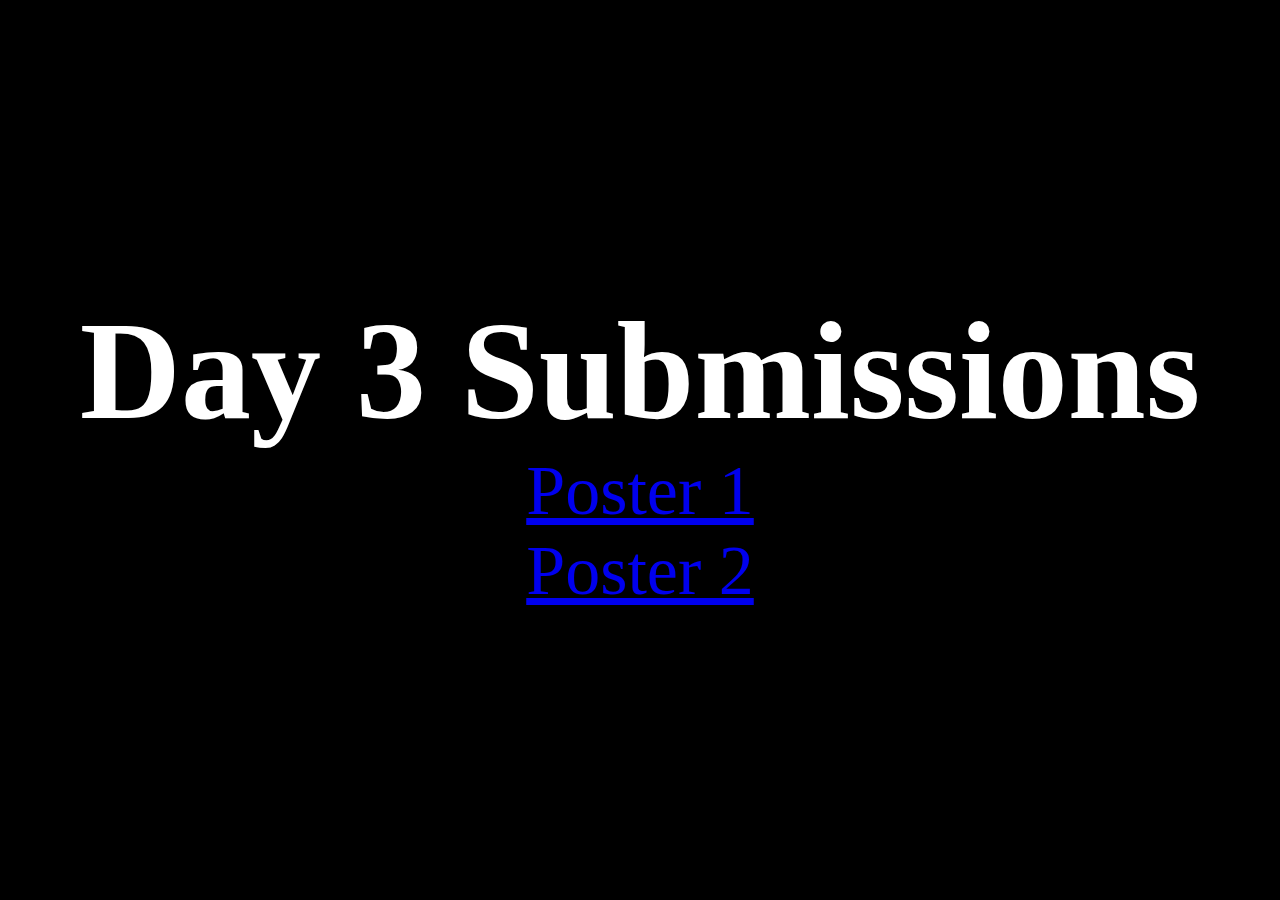
<file: index.html>
<!DOCTYPE html>
<html lang="en">
    <head>
            <title>Poster Index</title>
            <link rel="stylesheet" href="./styles_index.css">
    </head>
    <body>
        <div class="submission">
            <h1>Day 3 Submissions</h1>
            <a href="poster1.html">Poster 1</a>
            <a href="poster2.html">Poster 2</a>
        </div>
    </body>
</html>
</file>
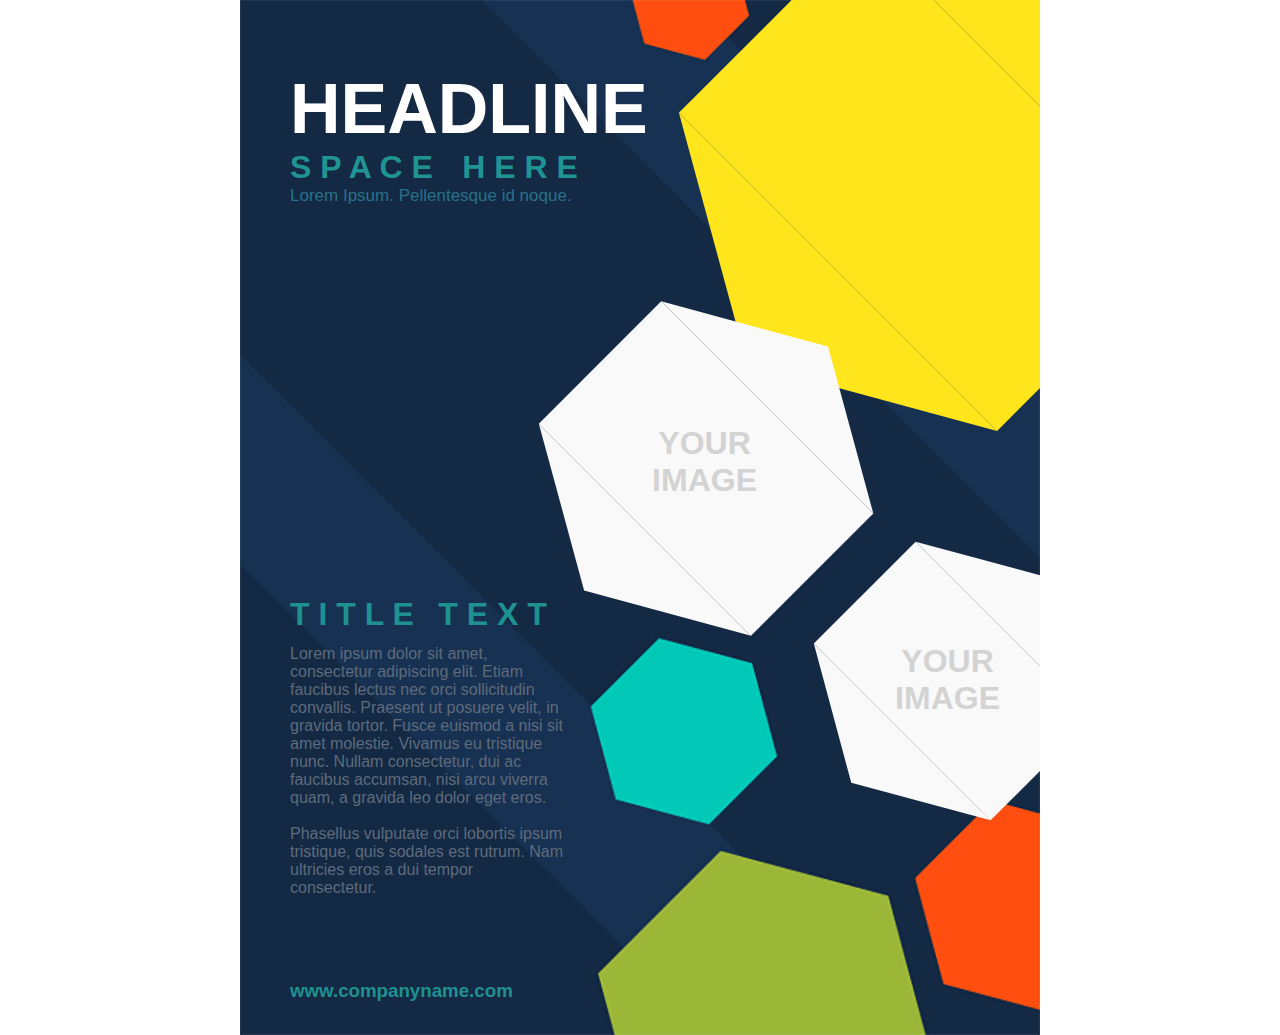
<file: poster1.html>
<!DOCTYPE html>
<html>
    <head>
        <title>Poster 1</title>
        <link rel="stylesheet" href="./styles_poster1.css"/>
    </head>
    <body>
        <div id="container">
            <div id="header">
                <h1>HEADLINE</h1>
                <h2>S P A C E</h2>
                <h2 class="here">H E R E</h2>
                <p>Lorem Ipsum. Pellentesque id noque.</p>
            </div>

            <div class="name1">
                <h1>YOUR <br/>IMAGE</h1>
            </div>
            <div class="name2">
                <h1>YOUR <br/>IMAGE</h1>
            </div>

            <div id="content">
                <h1>T I T L E</h1>
                <h1 class="text">T E X T</h1>
                <p>Lorem ipsum dolor sit amet, consectetur adipiscing elit. Etiam faucibus lectus nec orci sollicitudin convallis. Praesent ut posuere velit, in gravida tortor. Fusce euismod a nisi sit amet molestie. Vivamus eu tristique nunc. Nullam consectetur, dui ac faucibus accumsan, nisi arcu viverra quam, a gravida leo dolor eget eros.
                <br/><br/>
                Phasellus vulputate orci lobortis ipsum tristique, quis sodales est rutrum. Nam ultricies eros a dui tempor consectetur.</p>
            </div>

            <div id="url">
                <h3>www.companyname.com</h3>
            </div>

            <div class="hexagon1"></div>
            <div class="hexagon2"></div>
            <div class="hexagon3"></div>
            <div class="hexagon"></div>
        </div>
    </body>
</html>
</file>
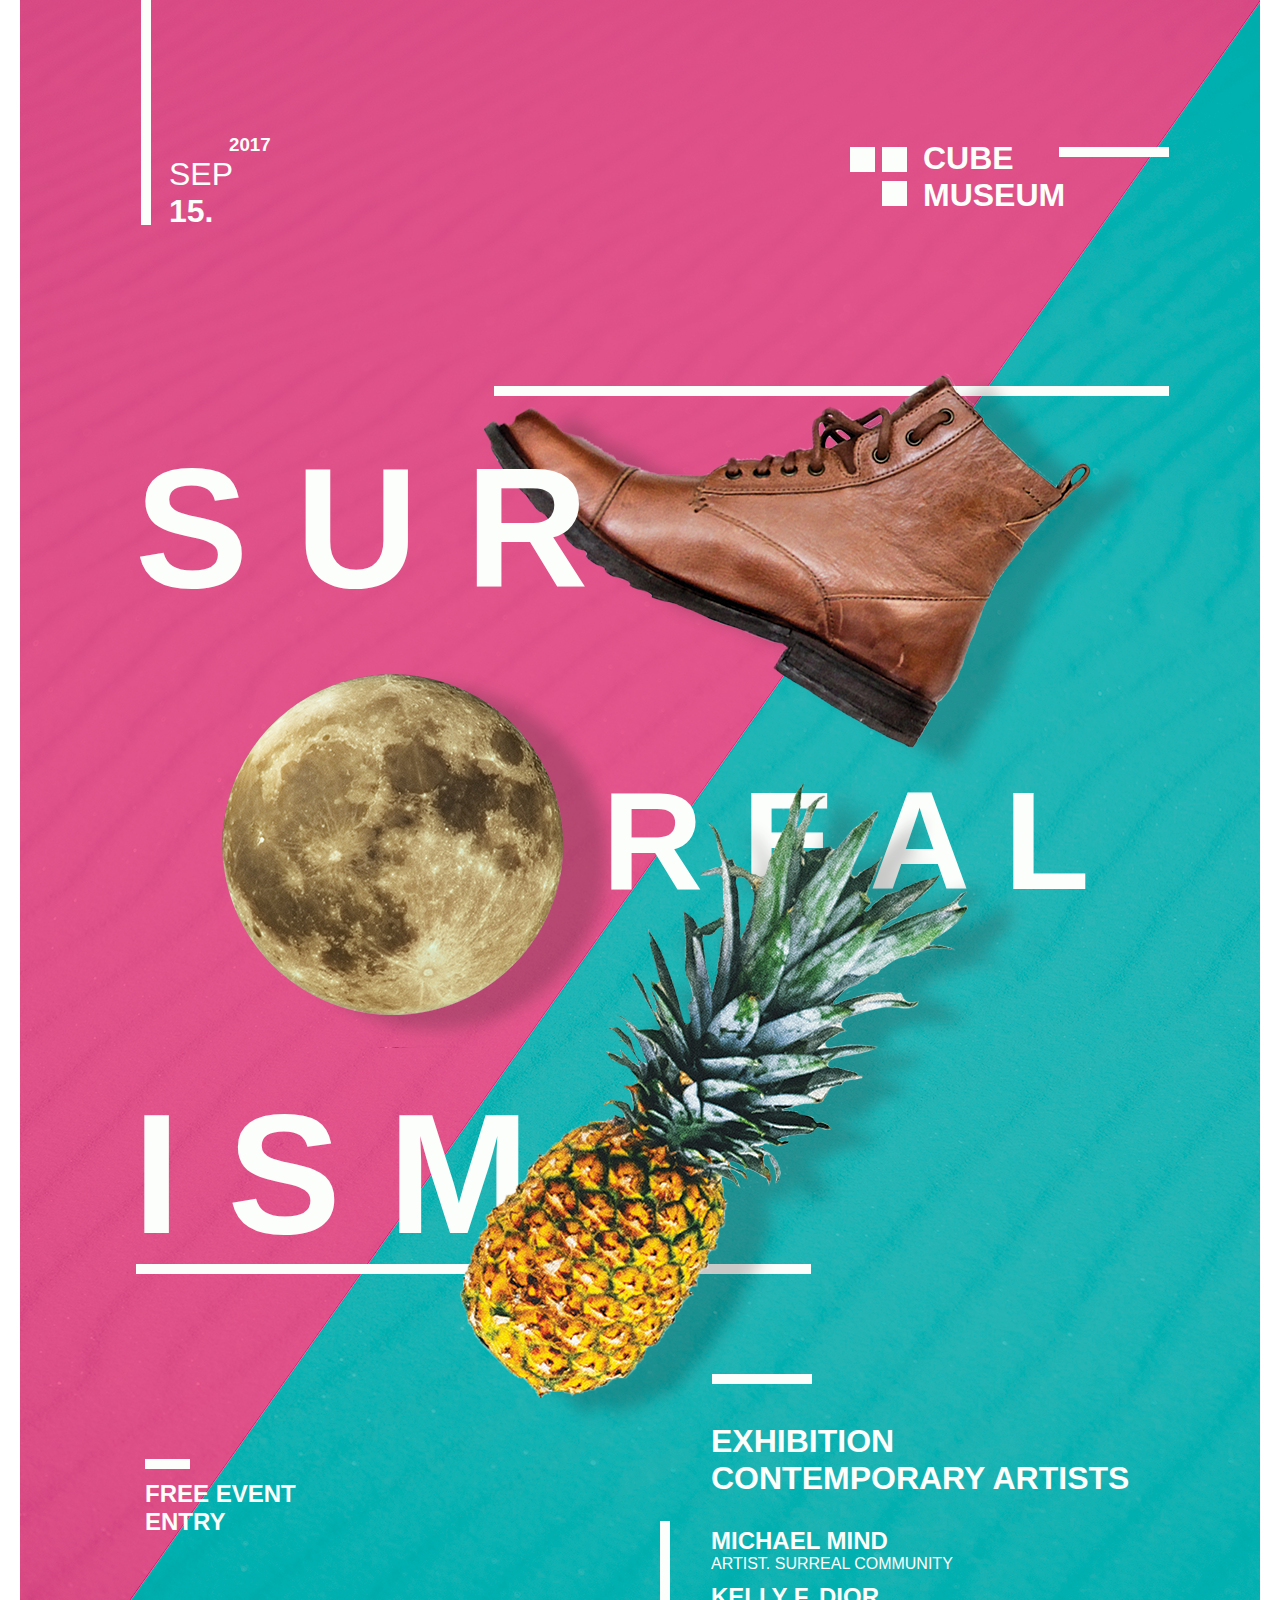
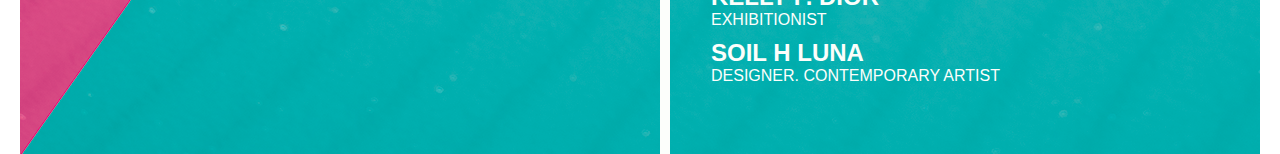
<file: poster2.html>
<!DOCTYPE html>
<html>
    <head>
        <title>Poster 2</title>
        <link rel="stylesheet" href="./styles_poster2.css"/>
    </head>
    <body>
        <div id="container">
            <div class="date">
                <div class="top-left-line"></div>
                <div class="full-date">
                    <h3 style="margin-left: 60px;">2017</h3>
                    <h1 style="font-weight: normal;">SEP</h1>
                    <h1>15.</h1>
                </div>
            </div>
            <div class="company">
                <div class="boxes">
                    <div class="box1"></div>
                    <div class="box2"></div>
                    <div class="box3"></div>
                </div>
                <div class="name">
                    <h1>CUBE MUSEUM</h1>
                </div>
                <div class="top-right-line"></div>
            </div>
            <div class="middle-top-line"></div>
            <div class="sur">
                <h1>S U R</h1>
            </div>
            <div class="shoe"></div>
            <div class="moon"></div>
            <div class="real">
                <h1>R E A L</h1>
            </div>
                
            <div class="ism">
                <h1>I S M</h1>
            </div>
            <div class="pineapple"></div>
            
            <div class="middle-bottom-line"></div>

            <div class="bottom-left-line"></div>

            <div class="entry">
                <h2>FREE EVENT ENTRY</h2>
            </div>

            <div class="bottom-right-line"></div>

            <div class="bottom-right-line2"></div>

            <div class="exhibition">
                <h1>EXHIBITION</h1>
                <h1 style="margin-bottom:30px;">CONTEMPORARY ARTISTS</h1>

                <h2>MICHAEL MIND</h2>
                <p>ARTIST. SURREAL COMMUNITY</p>
                <h2>KELLY F. DIOR</h2>
                <p>EXHIBITIONIST</p>
                <h2>SOIL H LUNA</h2>
                <p>DESIGNER. CONTEMPORARY ARTIST</p>
            </div>
        </div>
    </body>
</html>
</file>
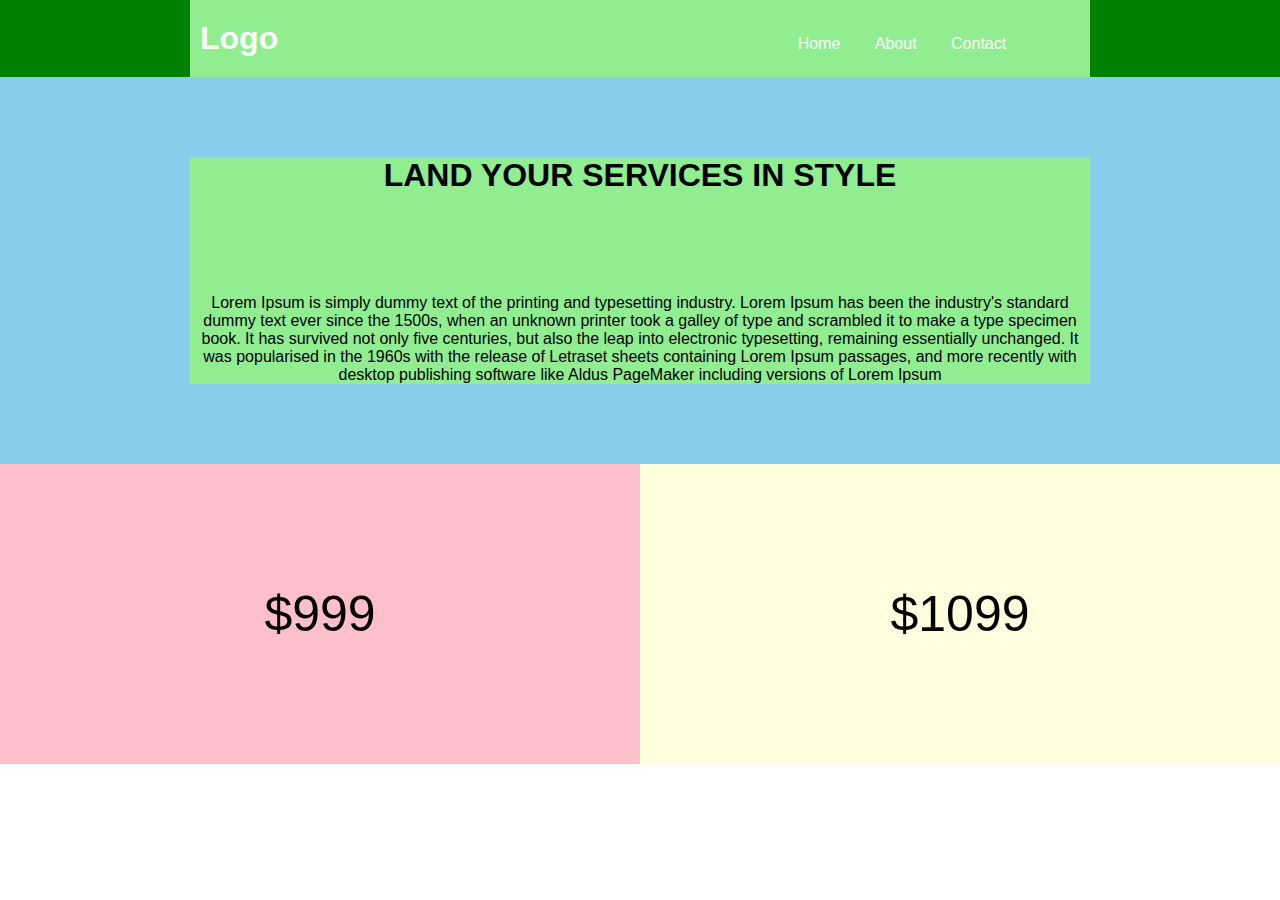
<file: Class Exercises/full_width_landing.html>
<!DOCTYPE html>
<html>
    <head>
        <title>Full Width Landing</title>
        <link rel="stylesheet" href="./style.css"/>
    </head>
    <body>
        <div id="app">
            <div class="container-fluid">
                <header class="container">
                    <h1>Logo</h1>
                    <ul>
                        <li>Home</li>
                        <li>About</li>
                        <li>Contact</li>
                    </ul>
                </header>
                <!-- "banner" is the sub-class for "container fluid" -->
                <div class="container-fluid banner">
                    <div class="container">
                        <h1>LAND YOUR SERVICES IN STYLE</h1>
                        <p>Lorem Ipsum is simply dummy text of the printing and typesetting industry. Lorem Ipsum has been the industry's standard dummy text ever since the 1500s, when an unknown printer took a galley of type and scrambled it to make a type specimen book. It has survived not only five centuries, but also the leap into electronic typesetting, remaining essentially unchanged. It was popularised in the 1960s with the release of Letraset sheets containing Lorem Ipsum passages, and more recently with desktop publishing software like Aldus PageMaker including versions of Lorem Ipsum</p>
                    </div>
                </div>

                <div class="container-fluid">
                    <div class="price-holder normal-price">
                        <p>$999</p>
                    </div>
                    <div class="price-holder vip-price">
                        <p>$1099</p>
                    </div>
                </div>
            </div>
        </div>
    </body>
</html>
</file>
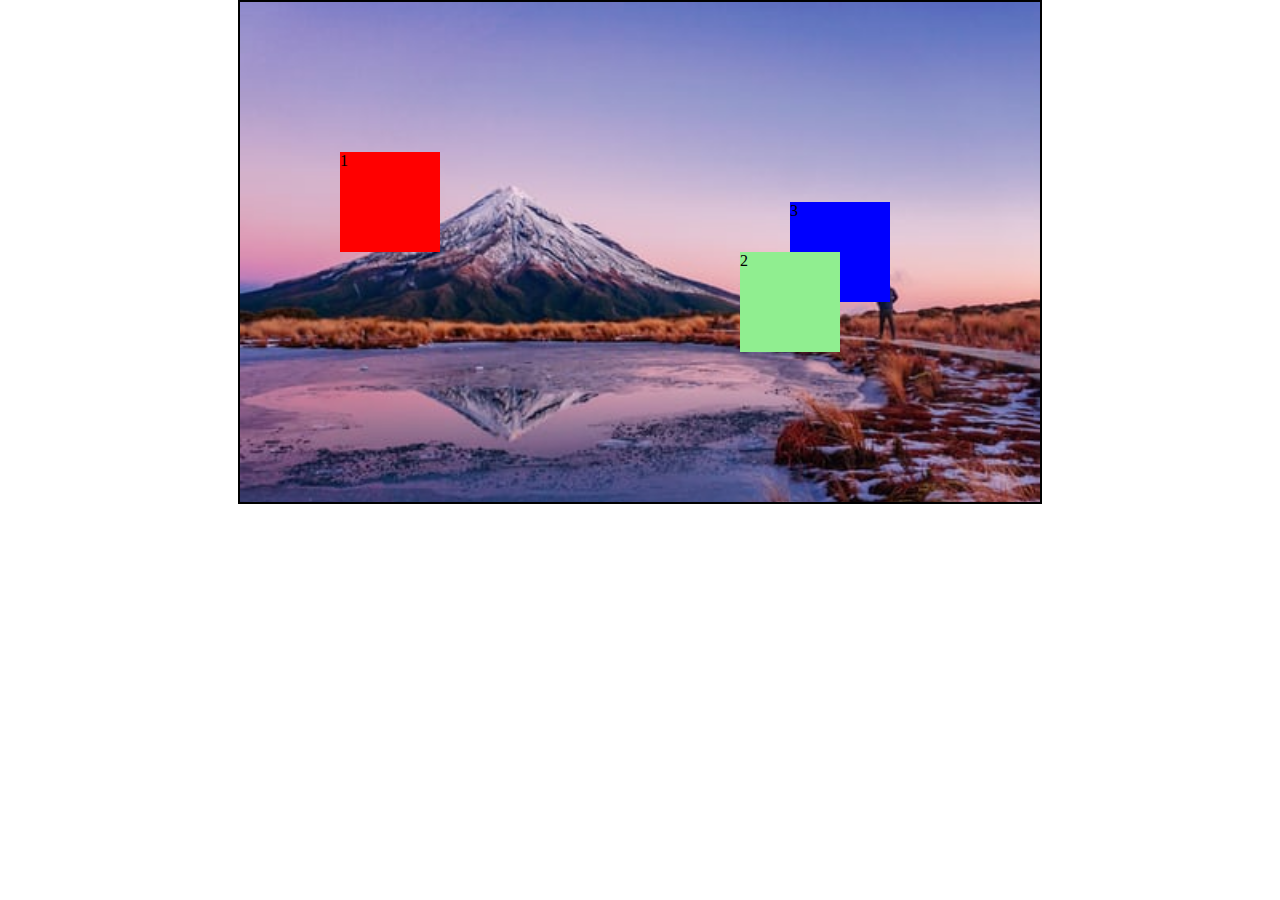
<file: Class Exercises/position.html>
<!DOCTYPE html>
<html>
    <head>
        <title>Position</title>
        <style>
            *{margin: 0; padding: 0;}

            /* background size: 50% 100% = w:50%, h:100%*/
            /* bg-size: contain = it will stretch to whatever it can fit first */
            #container {
                width: 800px;
                height: 500px;
                border: 2px solid black;
                margin: 0 auto;
                position: relative;
                background-image: url(images/mountain.jpg);
                /* background-size: 100%; */
                /* background-size: 50% 100%; */
                background-size: cover;
                /* background-size: contain; */
                background-repeat: no-repeat;

                overflow: hidden;
            }

            #box1 {
                width: 100px;
                height: 100px;
                background-color: red;
                position: absolute;
                left: 100px;
                top: 150px;
                z-index: 0;
                animation-name: moveBox1;
                animation-duration: 5s;
            }

            @keyframes moveBox1 {
                from {
                    left: 0px;
                    background-color: yellow;
                    width: 10px;
                    height: 10px;
                    border-radius: 0;
                    opacity: 0;
                }
                to {
                    left: 200px;
                    background-color: red;
                    border-radius: 50%;
                    opacity: 1;
                }
            }

            #box2 {
                width: 100px;
                height: 100px;
                background-color: lightgreen;
                position: absolute;
                left: 500px;
                top: 250px;
                z-index: 3;
                animation-name: moveBox2;
                animation-duration: 5s;
            }

            @keyframes moveBox2 {
                0% {
                    top: 500px;
                }

                15% {
                    top: 0px;
                }

                100% {
                    top: 250px;
                }
            }

            #box3 {
                width: 100px;
                height: 100px;
                background-color: blue;
                position: absolute;
                left: 550px;
                top: 200px;
                z-index: 2;
            }


        </style>
    </head>
    <body>
        <div id="container">
            <div id="box1">1</div>
            <div id="box2">2</div>
            <div id="box3">3</div>
        </div>
    </body>
</html>
</file>
<file: styles_index.css>
* {margin: 0; padding: 0;}

html, body {
    width: 100%;
    height: 100%;
}

.submission {
    width: 100%;
    height: 100%;
    background-color: black;
    color: white;
    margin: 0 auto;
    display: flex;
    flex-direction: column;
    justify-content: center;
    align-items: center;
    font-size: 70px;
}
</file>
<file: styles_poster1.css>
* {
    margin: 0;
    padding: 0;
}

html, body {
    width: 100%;
    height: 100%;
    font-family: sans-serif;
}

#container {
    width: 800px;
    height: 1035px;
    margin: 0 auto;
    position: relative;
    background-image: url(images/bg-1.png);
    overflow:hidden;
}

#header {
    width: 320px;
    height: 130px;
    position: absolute;
    top: 69px;
    left: 50px;
}

#header h1 {
    font-size: 70px;
    color: white;
}

#header h2 {
    display: inline-block;
    font-size: 32px;
    color: #209493;
}

#header p {
    font-size: 17px;
    color: #297189;
}

.here {
    margin-left: 25px;
}

.text {
    margin-left: 20px;
}

#content {
    width: 273px;
    height: auto;
    position: absolute;
    bottom: 138px;
    left: 50px;
}

#content h1 {
    display: inline-block;
    padding-bottom: 12px;
    color: #1F9191;
}

#content p {
    color: #5F6B7B;
}

#url {
    width: 220px;
    height: 20px;
    position: absolute;
    left: 50px;
    bottom: 35px;
    color: #1F9191;
}

.hexagon1 {
    position: absolute;
    top: -80px;
    right: -115px;
    width: 450px; 
    height: 259.81px;
    background-color: #ffe51c;
    margin: 129.90px 0;
    transform: rotate(45deg);
    z-index: 0;
  }
  
  .hexagon1:before,
  .hexagon1:after {
    content: "";
    position: absolute;
    width: 0;
    border-left: 225px solid transparent;
    border-right: 225px solid transparent;
  }
  
  .hexagon1:before {
    bottom: 100%;
    border-bottom: 129.90px solid #ffe51c;
  }
  
  .hexagon1:after {
    top: 100%;
    width: 0;
    border-top: 129.90px solid #ffe51c;
  }

  .hexagon2 {
    position: absolute;
    top: 295px;
    right: 184px;
    width: 300px; 
    height: 173.21px;
    background-color: #f9f9f9;
    margin: 86.60px 0;
    transform: rotate(45deg);
    z-index: 1;
  }
  
  .hexagon2:before,
  .hexagon2:after {
    content: "";
    position: absolute;
    width: 0;
    border-left: 150px solid transparent;
    border-right: 150px solid transparent;
  }
  
  .hexagon2:before {
    bottom: 100%;
    border-bottom: 86.60px solid #f9f9f9;
  }
  
  .hexagon2:after {
    top: 100%;
    width: 0;
    border-top: 86.60px solid #f9f9f9;
  }

  .hexagon3 {
    position: absolute;
    bottom: 210px;
    right: -38px;
    width: 250px; 
    height: 144.34px;
    background-color: #f9f9f9;
    margin: 72.17px 0;
    transform: rotate(45deg);
    z-index: 1;
  }
  
  .hexagon3:before,
  .hexagon3:after {
    content: "";
    position: absolute;
    width: 0;
    border-left: 125px solid transparent;
    border-right: 125px solid transparent;
  }
  
  .hexagon3:before {
    bottom: 100%;
    border-bottom: 72.17px solid #f9f9f9;
  }
  
  .hexagon3:after {
    top: 100%;
    width: 0;
    border-top: 72.17px solid #f9f9f9;
  }

  .name1 {
    width: auto;
    height: auto;
    position: absolute;
    top: 425px;
    right: 283px;
    color: lightgray;
    z-index: 2;
    text-align: center;
  }

  .name2 {
    width: auto;
    height: auto;
    position: absolute;
    bottom: 318px;
    right: 40px;
    color:lightgray;
    z-index: 2;
    text-align: center;
  }
</file>
<file: styles_poster2.css>
* {
    margin: 0;
    padding: 0;
}

html, body {
    width: 100%;
    height: 100%;
    font-family: sans-serif;
}

#container {
    width: 1240px;
    height: 1754px;
    margin: 0 auto;
    position: relative;
    color: #FCFEFB;
    background-image: url(images/bg-2.png);
}

/* #content-holder {
    width: auto;
    max-width: 1050px;
    height: auto;
    background-color: red;
    position: relative;
    margin: 0 auto;
} */

.date {
    position: absolute;
}

.top-left-line {
    width: 10px;
    height: 225px;
    position: absolute;
    left: 121px;
    background: #FCFEFB;
}

.full-date {
    position: absolute;
    top: 134px;
    left: 149px;
}

.name {
    width: 165px;
    height: 65px;
    position: absolute;
    top: 140px;
    right: 172px;
}

.box1 {
    width: 25px;
    height: 25px;
    background-color: #FCFEFB;
    position: absolute;
    top: 147px;
    right: 385px;
}

.box2 {
    width: 25px;
    height: 25px;
    background-color: #FCFEFB;
    position: absolute;
    top: 147px;
    right: 353px;
}

.box3 {
    width: 25px;
    height: 25px;
    background-color: #FCFEFB;
    position: absolute;
    top: 181px;
    right: 353px;
}

.top-right-line {
    width: 110px;
    height: 10px;
    position: absolute;
    top: 147px;
    right: 91px;
    background-color: #FCFEFB;
}

.middle-top-line {
    width: 675px;
    height: 10px;
    position: absolute;
    top: 386px;
    right: 91px;
    background-color: #FCFEFB;
    z-index: 0;
}

.sur {
    width: 535px;
    height: 165px;
    position: absolute;
    top: 430px;
    left: 115px;
    /* background-color: red; */
    font-size: 85px;
    z-index: 2;
}

.shoe {
    width: 671px;
    height: 405px;
    position: absolute;
    top: 371px;
    right: 113px;
    background-image: url(images/shoes.png);
    z-index: 1;
    animation-name: animateImg;
    animation-duration: 3s;
    animation-fill-mode: backwards;
    /* animation-iteration-count: infinite; */
}

/* @keyframes animateImgOne {
    from {
        transform: scale(0);
        /* use scale to transform from the center */
        /* the default transformation starts from the top-left corner (pivot point) */
        /* transform: rotate(0); 

    to {
        transform: scale(1); 
        transform: rotate(60deg); 
    }
} */

.moon {
    width: 399px;
    height: 377px;
    position: absolute;
    top: 671px;
    left: 202px;
    background-image: url(images/moon.png);
    z-index: 3;
    animation-name: animateImg;
    animation-duration: 3s;
    animation-delay: 0.5s;
    animation-fill-mode: backwards;
    /* animation-iteration-count: infinite; */
}

/* @keyframes animateImgTwo{
    from {
        transform: scale(0);
    }

    to {
        transform: scale(1);
    }
} */

.real {
    width: 500px;
    height: 120px;
    position: absolute;
    top: 760px;
    right: 158px;
    font-size: 70px;
    z-index: 4;
}

.ism {
    width: 460px;
    height: 150px;
    position: absolute;
    bottom: 528px;
    left: 113px;
    font-size: 85px;
    z-index: 5;
}

.pineapple {
    width: 591px;
    height: 645px;
    position: absolute;
    bottom: 327px;
    right: 210px;
    background-image: url(images/pineapple.png);
    background-repeat: no-repeat;
    z-index: 6;
    animation-name: animateImg;
    animation-duration: 3s;
    animation-delay: 1s;
    animation-fill-mode: backwards;
    /* animation-iteration-count: infinite; */
}

/* @keyframes animateImgThree {
    from {
        transform: scale(0);
    }

    to {
        transform: scale(1);
    }
} */

@keyframes animateImg {
    from {
        transform: scale(0) rotate(0);
    }

    to {
        transform: scale(1) rotate(60deg);
    }
}

.middle-bottom-line {
    width: 675px;
    height: 10px;
    position: absolute;
    bottom: 480px;
    left: 116px;
    background-color: #FCFEFB;
    z-index: 5;
}

.bottom-left-line {
    width: 45px;
    height: 10px;
    position: absolute;
    bottom: 285px;
    left: 125px;
    background-color: #FCFEFB;
}

.entry {
    width: 178px;
    height: 59px;
    position: absolute;
    bottom: 215px;
    left: 125px;
}

.bottom-right-line {
    width: 100px;
    height: 10px;
    position: absolute;
    bottom: 370px;
    right: 448px;
    background-color: #FCFEFB;
}

.bottom-right-line2 {
    width: 10px;
    height: 233px;
    position: absolute;
    bottom: 0px;
    right: 590px;
    background-color: #FCFEFB;
}

.exhibition {
    width: 420px;
    height: 280px;
    position: absolute;
    right: 129px;
    bottom: 51px;
}

.exhibition p {
    margin-bottom: 10px;
}
</file>
<file: Class Exercises/style.css>
* {
    margin: 0;
    padding: 0;
    box-sizing: border-box;
}

html, body {
    width: 100%;
    height: 100%;
    font-family: sans-serif;
}

.container-fluid {
    width: 100%;
    height: auto;
    background-color: green;
}

.container {
    width: auto;
    max-width: 900px;
    height: auto;
    background-color: lightgreen;
    margin: 0 auto;
}

/* if elements are to be lined up together, do them in the same code block  */
header h1, ul, ul li{
    color: white;
    display: inline-block;
}

/* only applying padding to the h1 & not anything else */
header h1 {
    padding-top: 20px;
    padding-bottom: 20px;
    padding-left: 10px;
}

/* push the links to the right of the header bar */
header ul {
    margin-left: 500px;
}

/* make spaces btwn the lists in the header bar */
header ul li {
    margin: 0 15px;
}

/* .banner must follow the convention of it's parent */
/* IF div.container-fluid THEN div.banner */
/* IF .container-fluid THEN .banner */
.banner {
    height: auto;
    padding: 80px 0;
    text-align: center;
    background-color: skyblue;
}

.banner h1 {
    margin-bottom: 100px;
}

.price-holder {
    width: 50%;
    height: 300px;
    background-color: blue;
    float: left;
    font-size: 50px;
    text-align: center;
    line-height: 300px;
}

.normal-price {
    background-color: pink;
}

.vip-price {
    background-color: lightyellow;
}
</file>
